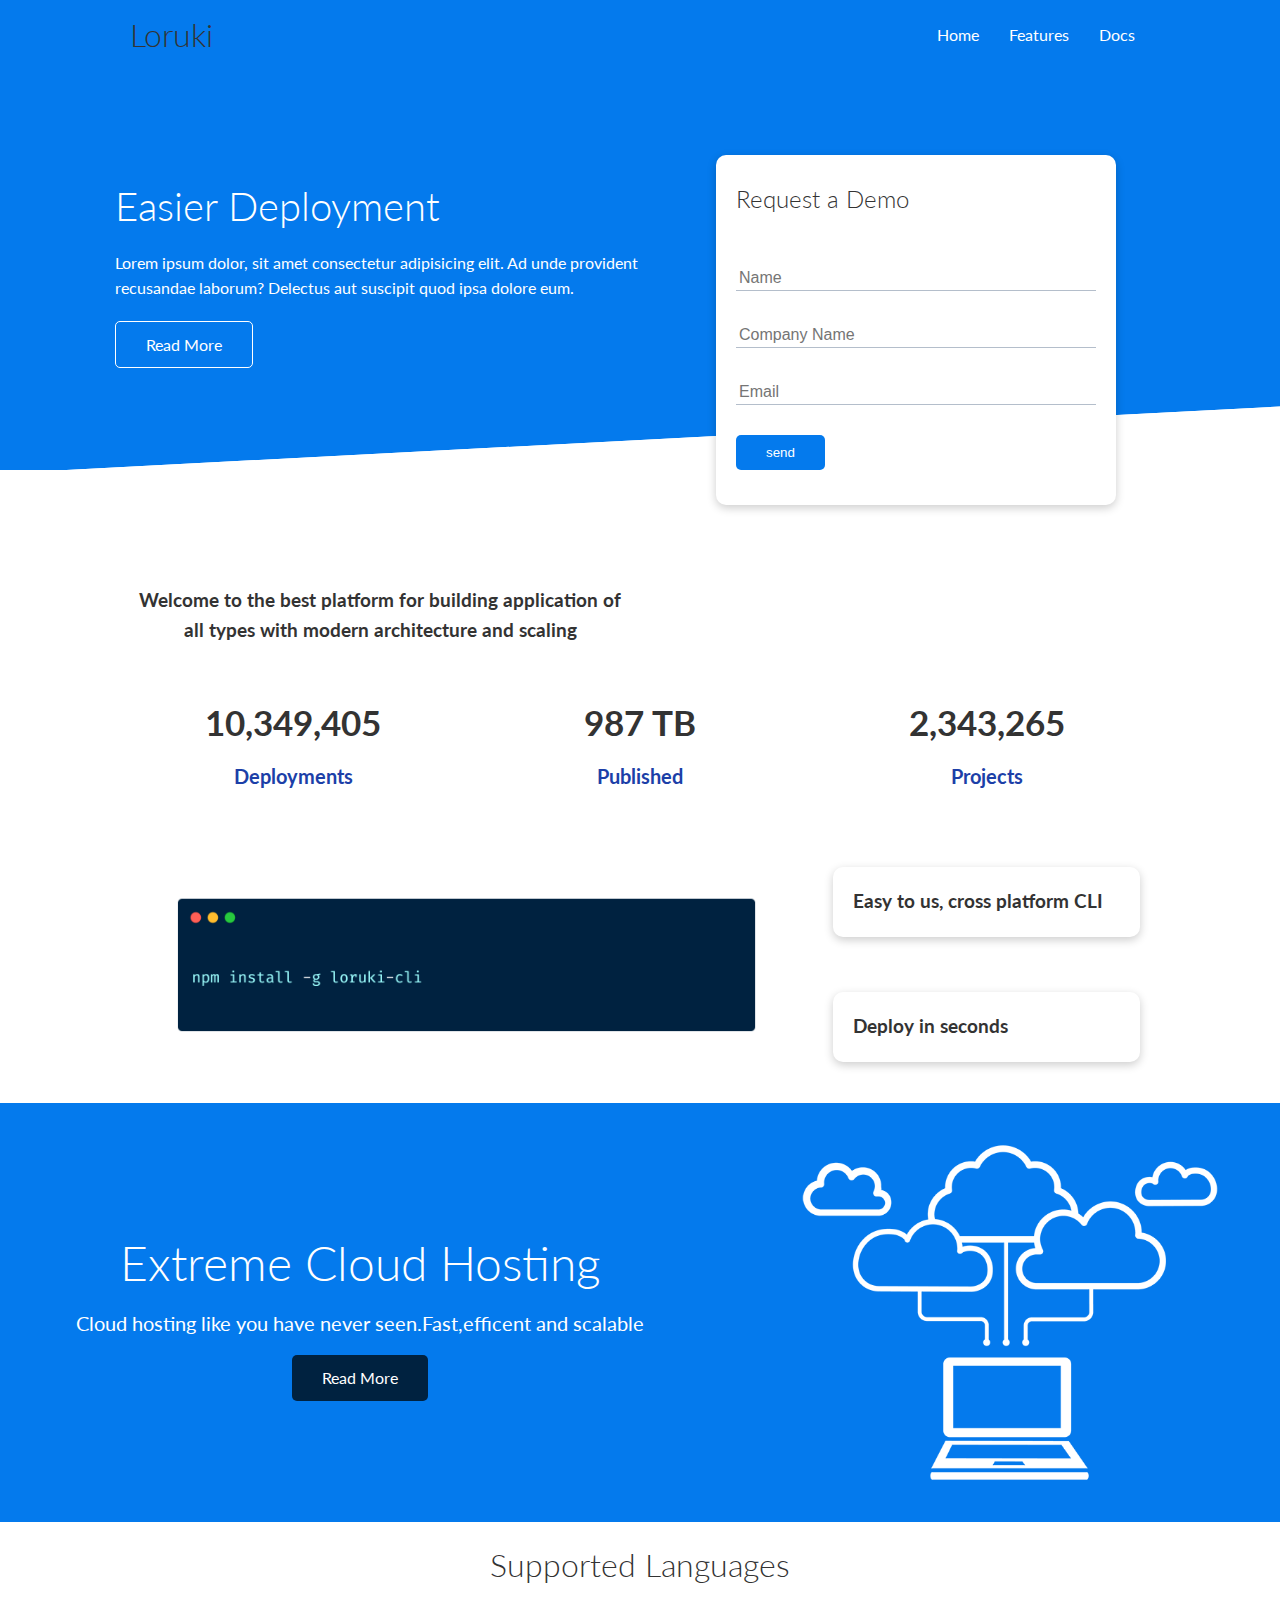
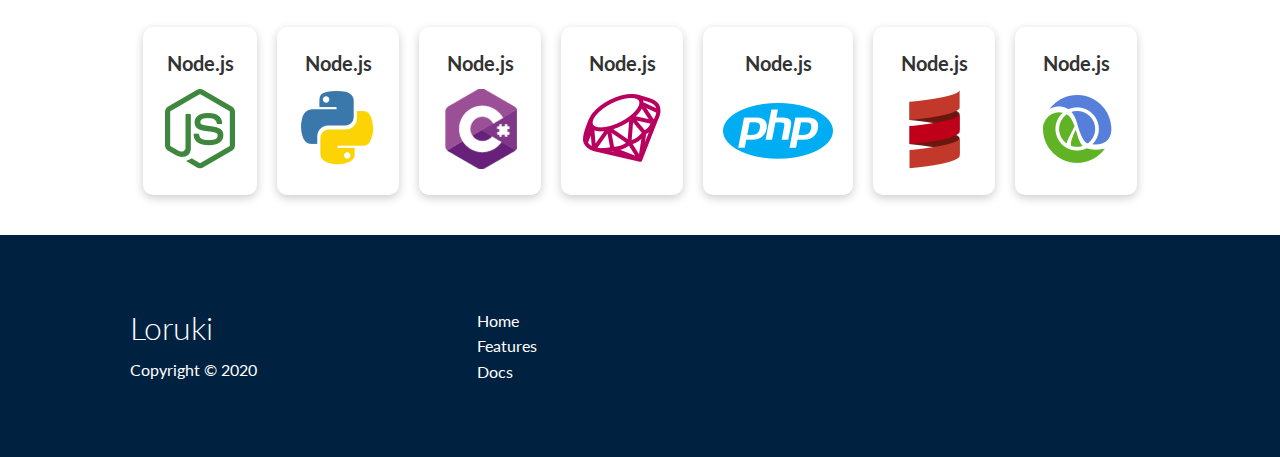
<file: index.html>
<!DOCTYPE html>
<html lang="en">
<head>
    <meta charset="UTF-8">
    <meta http-equiv="X-UA-Compatible" content="IE=edge">
    <meta name="viewport" content="width=device-width, initial-scale=1.0">
    <link rel="stylesheet" href="https://cdnjs.cloudflare.com/ajax/libs/font-awesome/6.1.1/css/all.min.css" 
    integrity="sha512-KfkfwYDsLkIlwQp6LFnl8zNdLGxu9YAA1QvwINks4PhcElQSvqcyVLLD9aMhXd13uQjoXtEKNosOWaZqXgel0g==
    " crossorigin="anonymous" referrerpolicy="no-referrer" />
    <link rel="stylesheet" href="css/style.css">
    <link rel="stylesheet" href="css/utilities.css">
    <title>Loruk | Cloud hosting for Everyone</title>
</head>
<body>
    <!-------Navbar------>
    <div class="navbar">
        <div class="container flex">
            <h1 class="logo">
              Loruki  
            </h1>
            <nav>
                <ul>
                    <li><a href="index.html">Home</a></li>
                    <li><a href="features.html">Features</a></li>
                    <li><a href="docs.html">Docs</a></li>
                </ul>
            </nav>
        </div>
    </div>
        <!-------Showcase------>
    <section class="showcase">
        <div class="container grid">
            <div class="showcase-text">
                <h1>Easier Deployment</h1>
                <p>Lorem ipsum dolor, sit amet consectetur 
                    adipisicing elit. Ad unde provident 
                    recusandae laborum? Delectus aut suscipit 
                    quod ipsa dolore eum.</p>
                    <a href="" class="btn btn-outline">Read More</a>
            </div>
            <div class="showcase-form card">
                <h2>Request a Demo</h2>
                <form name="contact" method="POST" netlify-honeypot="bot-field" data-netlify="true">
                    <input type="hidden" name="form-name" value="contact">
                    <p class="hidden">
                        <label>
                          Don’t fill this out if you’re human: <input name="bot-field" />
                        </label>
                      </p>
                    <div class="form-control">
                        <input type="text" name="name"
                        placeholder="Name" required>
                    </div>
                    <div class="form-control">
                        <input type="text" name="company"
                        placeholder="Company Name" required>
                    </div>
                    <div class="form-control">
                        <input type="email" name="email"
                        placeholder="Email" required>
                    </div>
                    <input type="submit" value="send" class="btn btn-primary">
                </form>
            </div>
        </div>
    </section>
    <!----Stats-->
    <section class="stats">
        <div class="container">
            <h3 class="stats-heading text-center my-1">
                Welcome to the best platform for building application
                of all types with modern architecture and scaling
            </h3>
            <div class="grid grid-3 text-center my-4">
                <div>
                <i class="fas fa-server fa-3x"></i>
                <h3>10,349,405</h3>
                <p class="text-secondary">Deployments</p>
                </div>
                <div>
                    <div>
                        <i class="fas fa-upload fa-3x"></i>
                        <h3>987 TB</h3>
                        <p class="text-secondary">Published</p>
                        </div>
                </div>
                <div>
                    <div>
                        <i class="fas fa-project-diagram fa-3x"></i>
                        <h3>2,343,265</h3>
                        <p class="text-secondary">Projects</p>
                        </div>
                </div>
            
        </div>

    </section>
    <!--Cli-->
    <section class="cli">
        <div class="container grid">
            <img src="images/cli.png" alt="">
            <div class="card">
                <h3>Easy to us, cross platform CLI</h3>
            </div>
            <div class="card">
                <h3>Deploy in seconds</h3>
            </div>
        </div>
    </section>
    <!--Cloud-->
    <section class="cloud bg-primary my-2 py-2">
        <div class="coantiner grid">
            <div class="text-center">
                <h2 class="lg">Extreme Cloud Hosting</h2>
                <p class="lead my-1">Cloud hosting like you have never 
                    seen.Fast,efficent and scalable
                </p>
                <a href="feature.html" class="btn btn-dark">Read More</a>
            </div>
            <img src="images/cloud.png" alt="">
        </div>
    </section>
    <!--languages-->
    <section class="languages">
        <h2 class="md text-center my-2">
            Supported Languages
        </h2>
        <div class="container flex">
            <div class="card">
                <h4>Node.js</h4>
                <img src="images/logos/node.png" alt="">
            </div>
            <div class="card">
                <h4>Node.js</h4>
                <img src="images/logos/python.png" alt="">
            </div>
            <div class="card">
                <h4>Node.js</h4>
                <img src="images/logos/csharp.png" alt="">
            </div>
            <div class="card">
                <h4>Node.js</h4>
                <img src="images/logos/ruby.png" alt="">
            </div>
            <div class="card">
                <h4>Node.js</h4>
                <img src="images/logos/php.png" alt="">
            </div>
            <div class="card">
                <h4>Node.js</h4>
                <img src="images/logos/scala.png" alt="">
            </div>
            <div class="card">
                <h4>Node.js</h4>
                <img src="images/logos/clojure.png" alt="">
            </div>
        </div>
       
    </section>

    <!--footer-->
    <footer class="footer bg-dark py-5">
        <div class="container grid grid-3">
            <div>
                <h1>Loruki</h1>
                <p>Copyright &copy; 2020</p>
            </div>
            <nav>
                <ul>
                    <li><a href="index.html">Home</a></li>
                    <li><a href="features.html">Features</a></li>
                    <li><a href="docs.html">Docs</a></li>
                </ul>
            </nav>
            <div class="social">
               
                <a href="#"><i class="fab fa-github fa-2x"></i></a>
                <a href="#"><i class="fab fa-facebook fa-2x"></i></a>
                <a href="#"><i class="fab fa-instagram fa-2x"></i></a>
                <a href="#"><i class="fab fa-twitter fa-2x"></i></a>
            </div>
        </div>
    </footer>
</body>
</html>
</file>
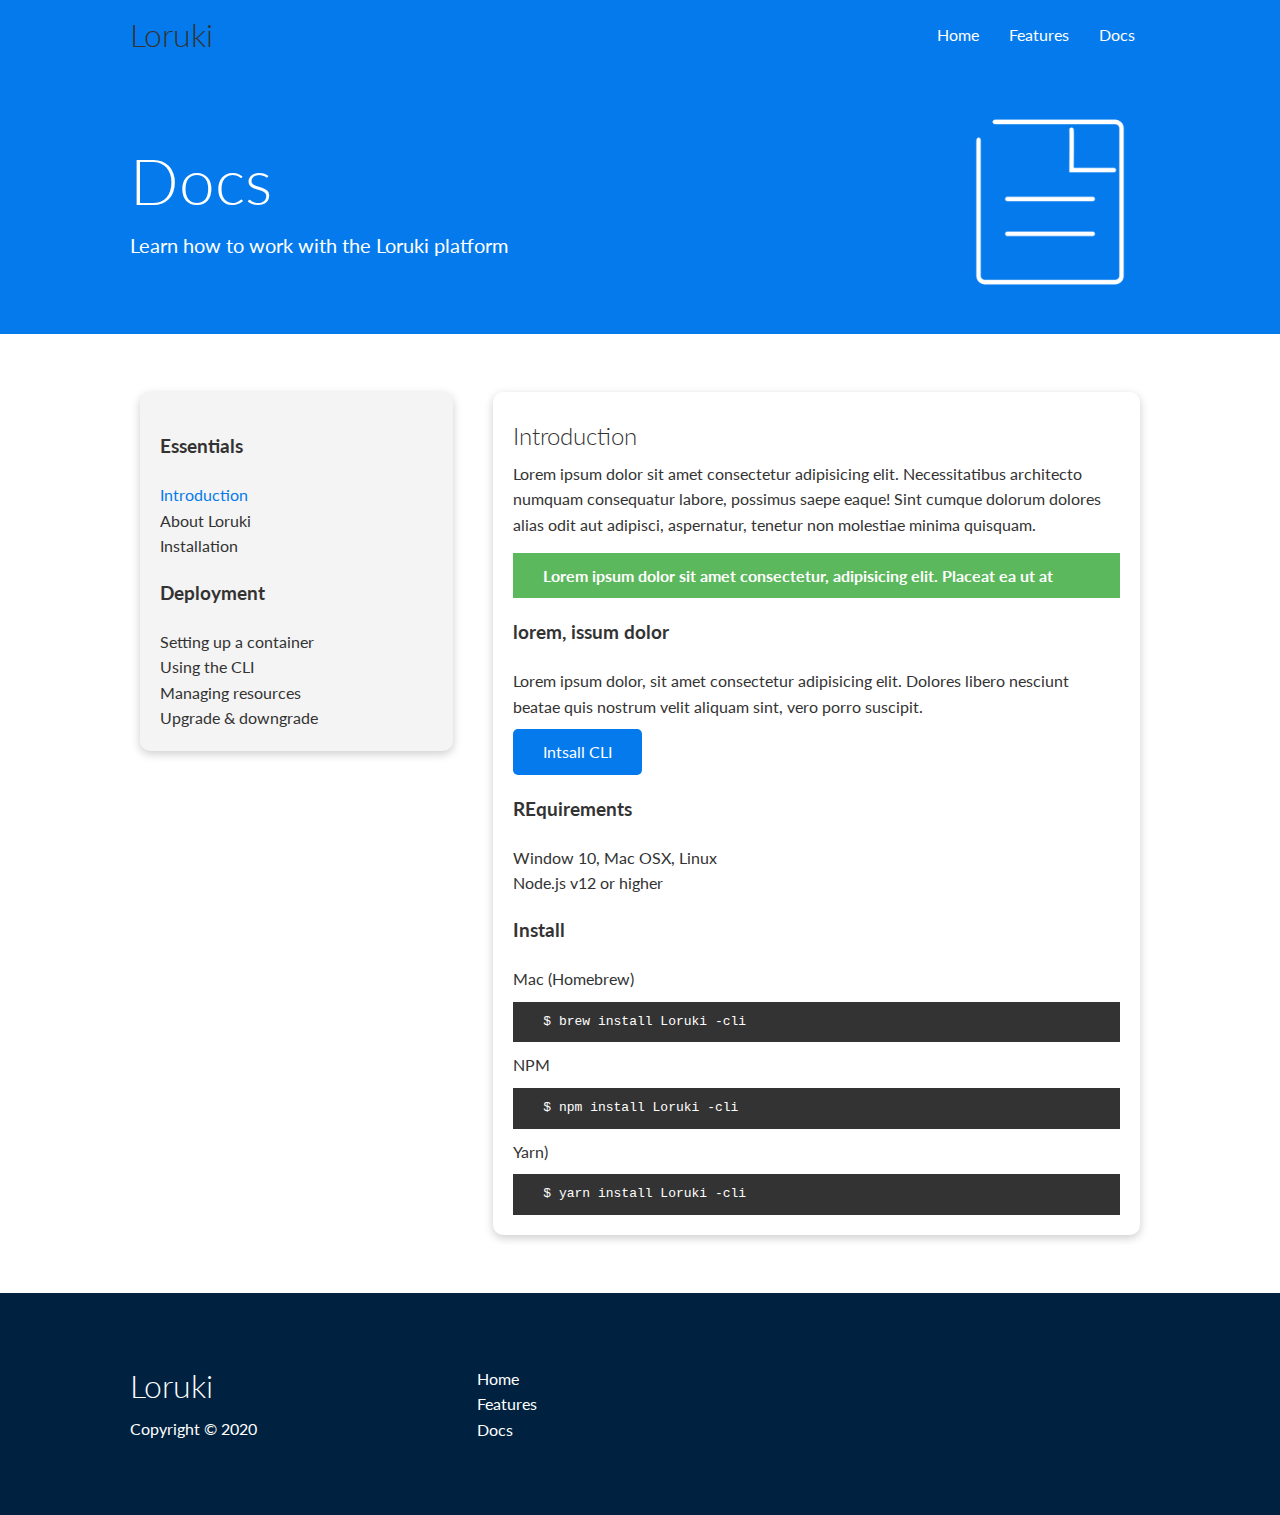
<file: docs.html>
<!DOCTYPE html>
<html lang="en">
<head>
    <meta charset="UTF-8">
    <meta http-equiv="X-UA-Compatible" content="IE=edge">
    <meta name="viewport" content="width=device-width, initial-scale=1.0">
    <link rel="stylesheet" href="https://cdnjs.cloudflare.com/ajax/libs/font-awesome/6.1.1/css/all.min.css" 
    integrity="sha512-KfkfwYDsLkIlwQp6LFnl8zNdLGxu9YAA1QvwINks4PhcElQSvqcyVLLD9aMhXd13uQjoXtEKNosOWaZqXgel0g==
    " crossorigin="anonymous" referrerpolicy="no-referrer" />
    <link rel="stylesheet" href="css/style.css">
    <link rel="stylesheet" href="css/utilities.css">
    <title>Loruk | Cloud hosting for Everyone</title>
</head>
<body>
    <!-------Navbar------>
    <div class="navbar">
        <div class="container flex">
            <h1 class="logo">
              Loruki  
            </h1>
            <nav>
                <ul>
                    <li><a href="index.html">Home</a></li>
                    <li><a href="features.html">Features</a></li>
                    <li><a href="docs.html">Docs</a></li>
                </ul>
            </nav>
        </div>
    </div>

    <!--Head-->

    <section class="docs-head bg-primary py-3">
        <div class="container grid">
            <div>
                <h1 class="xl">Docs</h1>
            <p class="lead">Learn how to work with the Loruki platform
            </p>
            </div>
            <img src="images/docs.png " alt="">
        </div>
        
    </section>
        <!--Docs main-->
        <section class="docs-main my-4">
            <div class="container grid">
                <div class="card bg-light p3">
                    <h3 class="my-2">Essentials</h3>
                    <nav>
                        <ul>
                            <li><a class="text-primary" href="">Introduction</a></li>
                            <li><a href="">About Loruki</a></li>
                            <li><a href="">Installation</a></li>
                        </ul>
                    </nav>

                    <h3 class="my-2">Deployment</h3>
                    <nav>
                        <ul>
                            <li><a href="">Setting up a container</a></li>
                            <li><a href="">Using the CLI</a></li>
                            <li><a href="">Managing resources</a></li>
                            <li><a href="">Upgrade & downgrade</a></li>
                        </ul>
                    </nav>
                </div>
                <div class="card">
                    <h2>Introduction</h2>
                    <p>Lorem ipsum dolor sit amet consectetur adipisicing elit. 
                        Necessitatibus architecto numquam consequatur labore, 
                        possimus saepe eaque! Sint cumque dolorum dolores alias
                         odit aut adipisci, aspernatur, tenetur non molestiae minima quisquam.</p>
                    <div class="alert alert-success">
                        <i class="fas fa-info"></i>Lorem ipsum dolor sit amet 
                        consectetur, adipisicing elit. Placeat ea ut at
                    </div>
                    <h3>lorem, issum dolor</h3>
                    <p>Lorem ipsum dolor, sit amet consectetur adipisicing elit.
                         Dolores libero nesciunt beatae quis nostrum velit 
                         aliquam sint, vero porro suscipit.</p>
                            <a href="#" class="btn btn-primary">Intsall CLI</a>
                            <h3>REquirements</h3>
                            <ul>
                                <li>Window 10, Mac OSX, Linux</li>
                                <li>Node.js v12 or higher</li>
                            </ul>
                            <h3>Install</h3>
                            <p>Mac (Homebrew)</p>
                            <pre><code></code>$ brew install Loruki -cli</pre>
                            <p>NPM</p>
                            <pre><code></code>$ npm install Loruki -cli</pre>
                            <p>Yarn)</p>
                            <pre><code></code>$ yarn install Loruki -cli</pre>
                </div>
            </div>
        </section>

    <!--footer-->
    <footer class="footer bg-dark py-5">
        <div class="container grid grid-3">
            <div>
                <h1>Loruki</h1>
                <p>Copyright &copy; 2020</p>
            </div>
            <nav>
                <ul>
                    <li><a href="index.html">Home</a></li>
                    <li><a href="features.html">Features</a></li>
                    <li><a href="docs.html">Docs</a></li>
                </ul>
            </nav>
            <div class="social">
               
                <a href="#"><i class="fab fa-github fa-2x"></i></a>
                <a href="#"><i class="fab fa-facebook fa-2x"></i></a>
                <a href="#"><i class="fab fa-instagram fa-2x"></i></a>
                <a href="#"><i class="fab fa-twitter fa-2x"></i></a>
            </div>
        </div>
    </footer>
</body>
</html>
</file>
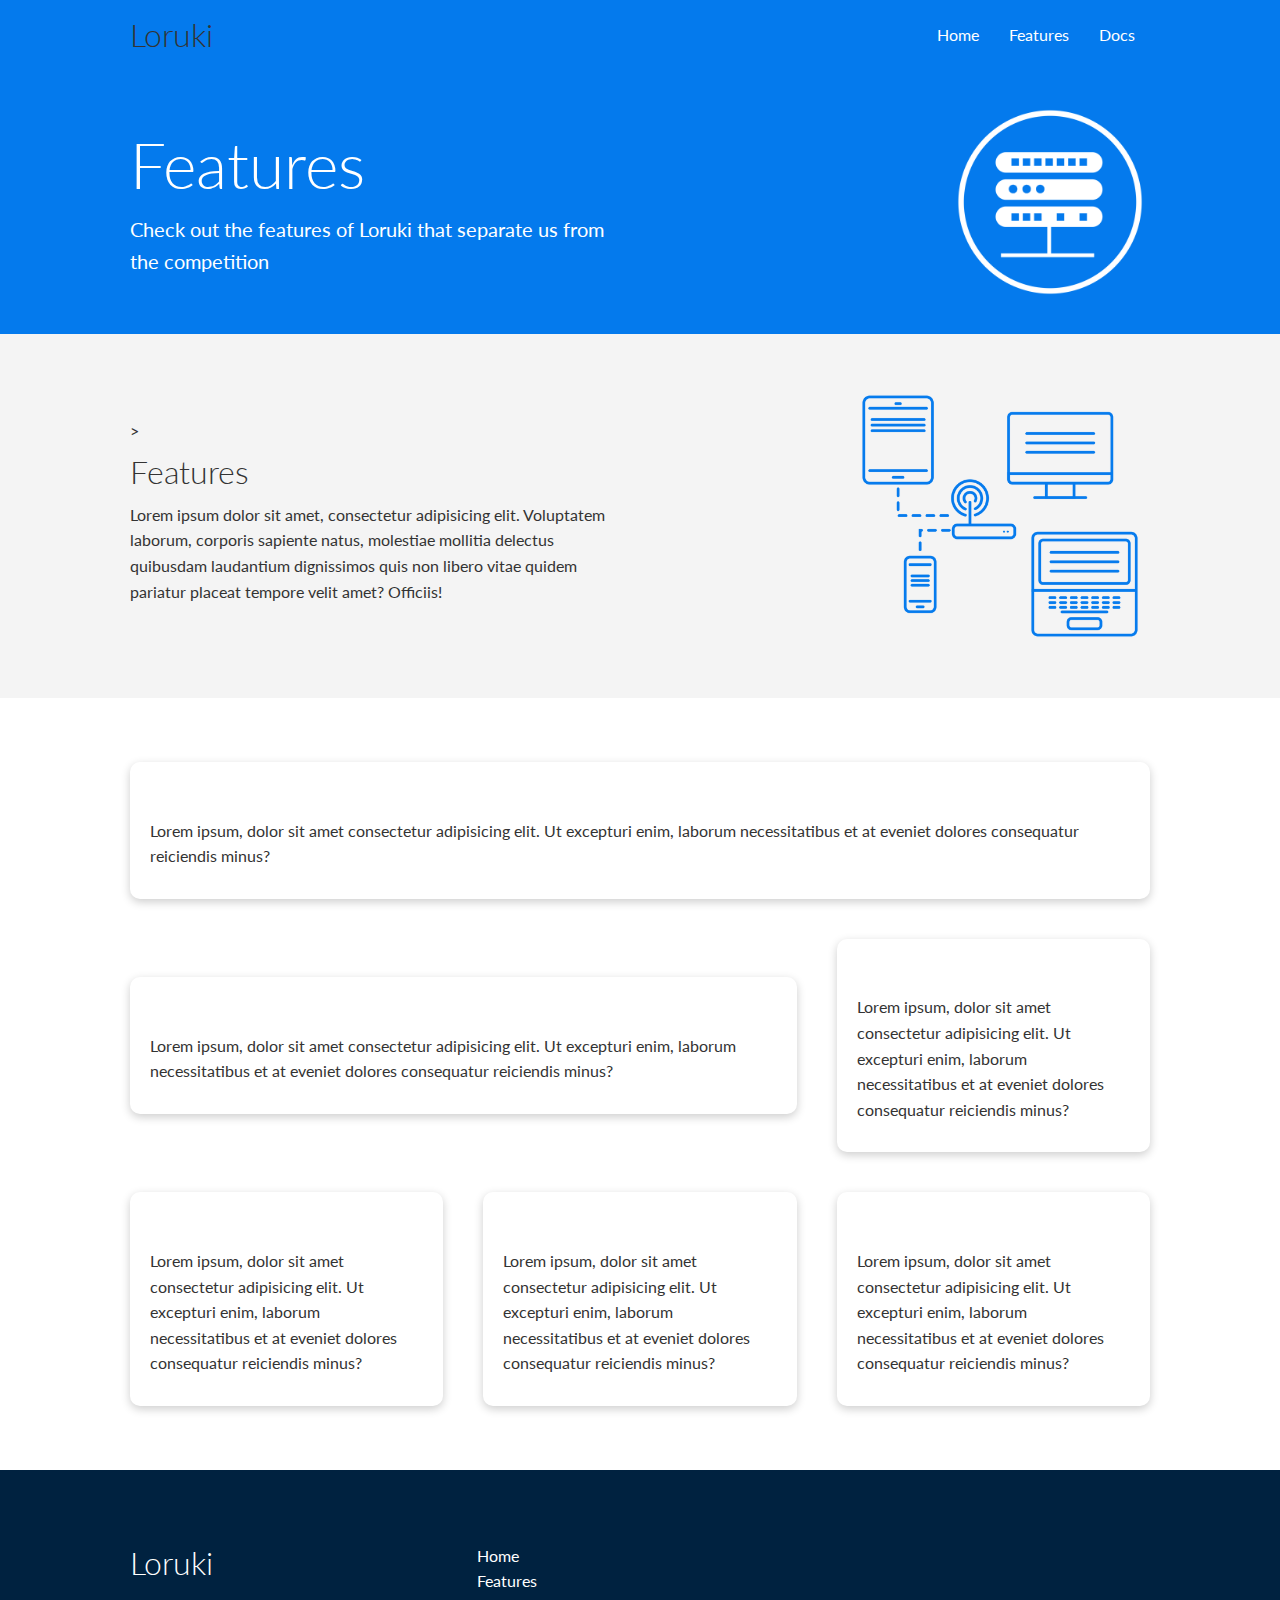
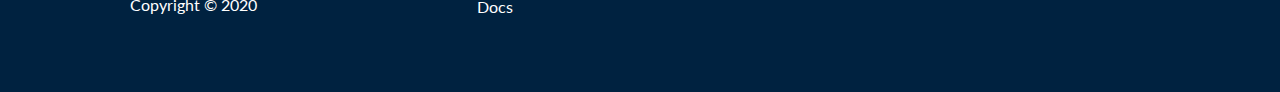
<file: features.html>
<!DOCTYPE html>
<html lang="en">
<head>
    <meta charset="UTF-8">
    <meta http-equiv="X-UA-Compatible" content="IE=edge">
    <meta name="viewport" content="width=device-width, initial-scale=1.0">
    <link rel="stylesheet" href="https://cdnjs.cloudflare.com/ajax/libs/font-awesome/6.1.1/css/all.min.css" 
    integrity="sha512-KfkfwYDsLkIlwQp6LFnl8zNdLGxu9YAA1QvwINks4PhcElQSvqcyVLLD9aMhXd13uQjoXtEKNosOWaZqXgel0g==
    " crossorigin="anonymous" referrerpolicy="no-referrer" />
    <link rel="stylesheet" href="css/style.css">
    <link rel="stylesheet" href="css/utilities.css">
    <title>Loruk | Cloud hosting for Everyone</title>
</head>
<body>
    <!-------Navbar------>
    <div class="navbar">
        <div class="container flex">
            <h1 class="logo">
              Loruki  
            </h1>
            <nav>
                <ul>
                    <li><a href="index.html">Home</a></li>
                    <li><a href="features.html">Features</a></li>
                    <li><a href="docs.html">Docs</a></li>
                </ul>
            </nav>
        </div>
    </div>

    <!--Head-->

    <section class="features-head bg-primary py-3">
        <div class="container grid">
            <div>
                <h1 class="xl">Features</h1>
            <p class="lead">Check out the features of Loruki that 
                separate us from the competition
            </p>
            </div>
            <img src="images/server.png " alt="">
        </div>
        
    </section>
        <!--Subhead-->
        <section class="features-sub-head bg-light py-3">
            <div class="container grid">
                <div>
                    >
                <h1 class="md">Features</h1>
            <p >Lorem ipsum dolor sit amet, consectetur 
                adipisicing elit. Voluptatem laborum, 
                corporis sapiente natus, molestiae mollitia 
                delectus quibusdam laudantium dignissimos quis non 
                libero vitae quidem pariatur placeat tempore velit amet? Officiis!
            </p>
                </div>
                <img src="images/server2.png" alt="">
            </div>

        </section>

        <!--features-main-->

        <div class="features-main my-2">
            <div class="container grid grid-3">
                <div class="card fles">
                    <i class="fas fa-server fa-3x"></i>
                    <p>Lorem ipsum, dolor sit amet consectetur adipisicing elit. 
                        Ut excepturi enim, laborum necessitatibus
                        et at eveniet dolores consequatur reiciendis minus?</p>
                </div>
                <div class="card fles">
                    <i class="fas fa-project-diagram fa-3x"></i>
                    <p>Lorem ipsum, dolor sit amet consectetur adipisicing elit. 
                        Ut excepturi enim, laborum necessitatibus
                        et at eveniet dolores consequatur reiciendis minus?</p>
                </div>
                <div class="card fles">
                    <i class="fas fa-laptop-code fa-3x"></i>
                    <p>Lorem ipsum, dolor sit amet consectetur adipisicing elit. 
                        Ut excepturi enim, laborum necessitatibus
                        et at eveniet dolores consequatur reiciendis minus?</p>
                </div>
                <div class="card fles">
                    <i class="fas fa-database fa-3x"></i>
                    <p>Lorem ipsum, dolor sit amet consectetur adipisicing elit. 
                        Ut excepturi enim, laborum necessitatibus
                        et at eveniet dolores consequatur reiciendis minus?</p>
                </div>
                <div class="card fles">
                    <i class="fas fa-power-off fa-3x"></i>
                    <p>Lorem ipsum, dolor sit amet consectetur adipisicing elit. 
                        Ut excepturi enim, laborum necessitatibus
                        et at eveniet dolores consequatur reiciendis minus?</p>
                </div>
                <div class="card fles">
                    <i class="fas fa-upload fa-3x"></i>
                    <p>Lorem ipsum, dolor sit amet consectetur adipisicing elit. 
                        Ut excepturi enim, laborum necessitatibus
                        et at eveniet dolores consequatur reiciendis minus?</p>
                </div>
            </div>
        </div>

    <!--footer-->
    <footer class="footer bg-dark py-5">
        <div class="container grid grid-3">
            <div>
                <h1>Loruki</h1>
                <p>Copyright &copy; 2020</p>
            </div>
            <nav>
                <ul>
                    <li><a href="index.html">Home</a></li>
                    <li><a href="features.html">Features</a></li>
                    <li><a href="docs.html">Docs</a></li>
                </ul>
            </nav>
            <div class="social">
               
                <a href="#"><i class="fab fa-github fa-2x"></i></a>
                <a href="#"><i class="fab fa-facebook fa-2x"></i></a>
                <a href="#"><i class="fab fa-instagram fa-2x"></i></a>
                <a href="#"><i class="fab fa-twitter fa-2x"></i></a>
            </div>
        </div>
    </footer>
</body>
</html>
</file>
<file: css/style.css>
@import url('https://fonts.googleapis.com/css2?family=Lato:wght@300&display=swap');


:root{
    --primary-color: #047aed;
    --secondary-color:#1c3fa8;
    --dark-color:#002240;
    --light-color:#f4f4f4;
    --success-color:#5cb85c;
    --error-color:#d9534f;
}
*{
    box-sizing: border-box;
    padding: 0;
    margin: 0;
}

body{
    font-family: 'Lato', sans-serif;
    color: #333;
    line-height: 1.6;
}
ul{
    list-style-type: none;
}
a{
    text-decoration: none;
    color: #333;
}
h1,h2{
    font-weight: 300;
    line-height: 1.2;
    margin: 10px 0;
}

p{
    margin: 10px 0;
}
img{
    width: 100%;
}
code,pre{
    background: #333;
    color: #fff;
    padding: 10px;
}

.hidden{
    visibility: hidden;
    height: 0px;
}

/*Navbar*/
.navbar{
    background-color: var(--primary-color);
    columns: #fff;
    height: 70px;
}
.navbar ul{
    display: flex;
}
.navbar a{
    color: #fff;
    padding: 10px;
    margin: 0 5px;
}
.navbar a:hover{
    border-bottom: 2px #fff solid;
}

.navbar .flex{
    justify-content: space-between;
}
/*Showcase*/
.showcase{
    height: 400px;
    background-color: var(--primary-color);
    color: #fff;
    position: relative;
}
.showcase h1{
    font-size: 40px;
}
.showcase p{
    margin: 20px 0;
}
.showcase .grid{
    grid-template-columns: 55% 45%;
    gap: 30px;
    overflow: visible;
}
.showcase-text{
    animation: slideInFromLeft 1s ease-in;
}
.showcase-form{
    position: relative;
    top: 60px;
    height: 350px;
    width: 400px;
    padding: 40px;
    z-index: 100;
    animation: slideInFromRight 1s ease-in;
}
.showcase-form .form-control{
    margin: 30px 0;
}
.showcase-form input[type='text'],
.showcase-form input[type='email']{
    border: 0;
    border-bottom: 1px solid #b4becb;
    width: 100%;
    padding: 3px;
    font-size: 16px;
}
.showcase-form input:focus{
    outline: none;
}
.showcase::before,
.showcase::after{
    content: '';
    position: absolute;
    height: 100px;
    bottom: -70px;
    right: 0;
    left: 0;
    background:#fff;
    transform: skewY(-3deg);
    -webkit-transform: skewY(-3deg);
    -moz-transform: skewY(-3deg);
    -ms-transform: skewY(-3deg);
}
/*Stats*/
.stats{
    padding-top: 100px;
    animation: slideInFromBottom 1s ease-in;
}

.stats-heading{
    max-width: 500px;
    margin: auto;
}
.stats .grid h3{
    font-size: 35px;
}
.stats .grid p{
    font-size: 20px;
    font-weight: bold;
}
/*CLI*/
.cli .grid{
    grid-template-columns: repeat(3,1fr);
    grid-template-rows: repeat(2,1fr);
}
.cli .grid > *:first-child{
    grid-column: 1 / span 2;
    grid-row: 1 / span 2;
}

/*Cloud*/
.cloud .grid{
    grid-template-columns: 4fr 3fr;
}

/*languages*/
.languages .flex{
    flex-wrap: wrap;
}


.languages .card{
    text-align: center;
    margin: 18px 10px 40px;
    transition: transform 0.2s ease-in;
}

.languages .card h4{
    font-size: 20px;
    margin-bottom: 10px;
}
.languages .card:hover{
    transform: translateY(-15px);
}

.features-head img, 
.docs-head img
{
    width: 200px;
    justify-self: flex-end;
}

.features-sub-head img{
    
    width: 300px;
    justify-self: flex-end;
}

/*FEature-main*/

.features-main .card > i {
    margin-right: 20px;
}

.features-main .grid{
    padding: 30px;
}

.features-main .grid > *:first-child{
    grid-column: 1 /span 3;

}
.features-main .grid > *:nth-child(2){
    grid-column: 1 /span 2;
}

/*Feature Docs*/

.docs-main h3{
    margin: 20px 0;
}
.docs-main .grid{
    grid-template-columns: 1fr 2fr;
    align-items: flex-start;
}
.doc-main nav li{
    font-size: 17px;
    padding: 5px;
    margin-bottom: 5px;
    border-bottom: 1px solid #ccc;

}
.docs-main a:hover{
    font-weight: bold;
}

/*footer*/
.footer .social a{
    margin: 0 10px;
}

/*Animations*/
@keyframes slideInFromLeft {
    0%{
        transform: translateX(-100%);
    }
    100%{
        transform: translateX(0);
    }
}
@keyframes slideInFromRight {
    0%{
        transform: translateX(100%);
    }
    100%{
        transform: translateX(0);
    }
}
@keyframes slideInFromTop {
    0%{
        transform: translateY(-100%);
    }
    100%{
        transform: translateX(0);
    }
}
@keyframes slideInFromBottom {
    0%{
        transform: translateY(100%);
    }
    100%{
        transform: translateX(0);
    }
}


/*Tblets and under*/
@media(max-width: 768px){
    .grid,
    .showcase .grid,
    .stats .grid,
    .cli .grid,
    .cloud .grid,
    .features-main .grid,
    .docs-main .grid,
    .docs-head .grid,
    .features-head .grid,
    .features-sub-head .grid{
        grid-template-columns: 1fr;
        grid-row: 1fr;
    }
    .showcase{
        height: auto;
    }

    .showcase-text{
        text-align: center;
        margin-top: 40px;
        animation: slideInFromTop 1s ease-in;
    }
    .showcase-form{
        justify-self: center;
        margin: auto;
        animation: slideInFromBottom 1s ease-in;
    }
    .cli .grid > *:first-child{
        grid-column: 1;
        grid-row: 1;
    }
    .features-head,
    .features-sub-head,
    .docs-head{
        text-align: center;
    }
    .features-head img,
    .features-sub-head img,
    .docs-head img{
        justify-self: center;
    }
    .features-main .grid >*:first-child,
    .features-main .grid >*:nth-child(2){
        grid-column: 1;
    }

}





/*Mobile*/
@media(max-width: 500px){
    .navbar{
        height: 110px;
    }
    .navbar .flex{
        flex-direction: column;
    }
    .navbar ul{
        padding: 10px;
        background-color: rgba(0,0,0,0.1);
    }
}
</file>
<file: css/utilities.css>
/*Utilities*/
.container{
    max-width: 1100px;
    margin: 0 auto;
    overflow: auto;
    padding: 0 40px;
}
.card{
    background-color: #fff;
    color: #333;
    border-radius: 10px;
    box-shadow: 0 3px 10px rgba(0,0,0,0.2);
    padding: 20px;
    margin: 10px;
} 
.btn{
    display: inline-block;
    padding: 10px 30px;
    cursor: pointer;
    background-color: var(--primary-color);
    color: #fff;
    border: none;
    border-radius: 5px;
}
.btn-outline{
    background-color: transparent;
    border: 1px #fff solid;
}
.btn:hover{
    transform: scale(0.98);
}
/*Backgroud and colored button*/
.bg-primary, .btn-primary{
    background-color: var(--primary-color);
    color: #fff;
}
.bg-secondary, .btn-secondary{
    background-color: var(--secondary-color);
    color: #fff;
}
.bg-dark, .btn-dark{
    background-color: var(--dark-color);
    color: #fff;
}
.bg-light, .btn-light{
    background-color: var(--light-color);
    color: #333;
}
.bg-primary a,
.btn-primary a,
.bg-secondary a,
.btn-secondarya ,
.bg-dark a,
.btn-dark a{
    color: #fff;
}

/*TExt colors*/
.text-primary{
    color: var(--primary-color);
    
}
.text-secondary{
    color: var(--secondary-color);
   
}
.textdark{
    color: var(--dark-color);
    
}
.text-light{
    color: var(--light-color);
    
}

/*Text  sizes*/

.lead{
    font-size: 20px;
}
.sm{
    font-size: 1rem;
}
.md{
    font-size: 2rem;
}
.lg{
    font-size: 3rem;
}
.xl{
    font-size: 4rem;
}

.text-center{
    text-align: center;
}
/*alert*/
.alert{
    background-color: var(--light-color);
    padding: 10px 20px;
    font-weight: bold;
    margin: 15px 0;
}
.alert i{
    margin-right: 10px;

}
.alert-success{
    background-color: var(--success-color);
    color: #fff;
}
.alert-error{
    background-color: var(--error-color);
    color: #fff;
}

.flex{
    display: flex;
    
    justify-content:center;
    align-items: center;
    height: 100%;
}
.grid{
    display: grid;
    grid-template-columns: repeat(2,1fr);/*1fr 1fr*/
    gap: 20px;
    justify-content: center;
    align-items: center;
    height: 100%;
}
.grid-3{
    grid-template-columns: repeat(3,1fr);
}
/*margin*/
.my-1{
    margin: 1rem 0;
}
.my-2{
    margin: 1.5rem 0;
}
.my-3{
    margin: 2rem 0;
}
.my-4{
    margin: 3rem 0;
}
.my-5{
    margin: 4rem 0;
}

.m-1{
    margin: 1rem;
}
.m-2{
    margin: 1.5rem;
}
.m-3{
    margin: 2rem;
}
.m-4{
    margin: 3rem;
}
.m-5{
    margin: 4rem;
}
/*padding*/

.py-1{
    padding: 1rem 0;
}
.py-2{
    padding: 1.5rem 0;
}
.py-3{
    padding: 2rem 0;
}
.py-4{
    padding: 3rem 0;
}
.py-5{
    padding: 4rem 0;
}
.p-1{
    padding: 1rem;
}
.p-2{
    padding: 1.5rem;
}
.p-3{
    padding: 2rem;
}
.p-4{
    padding: 3rem;
}
.p-5{
    padding: 4rem;
}
</file>
